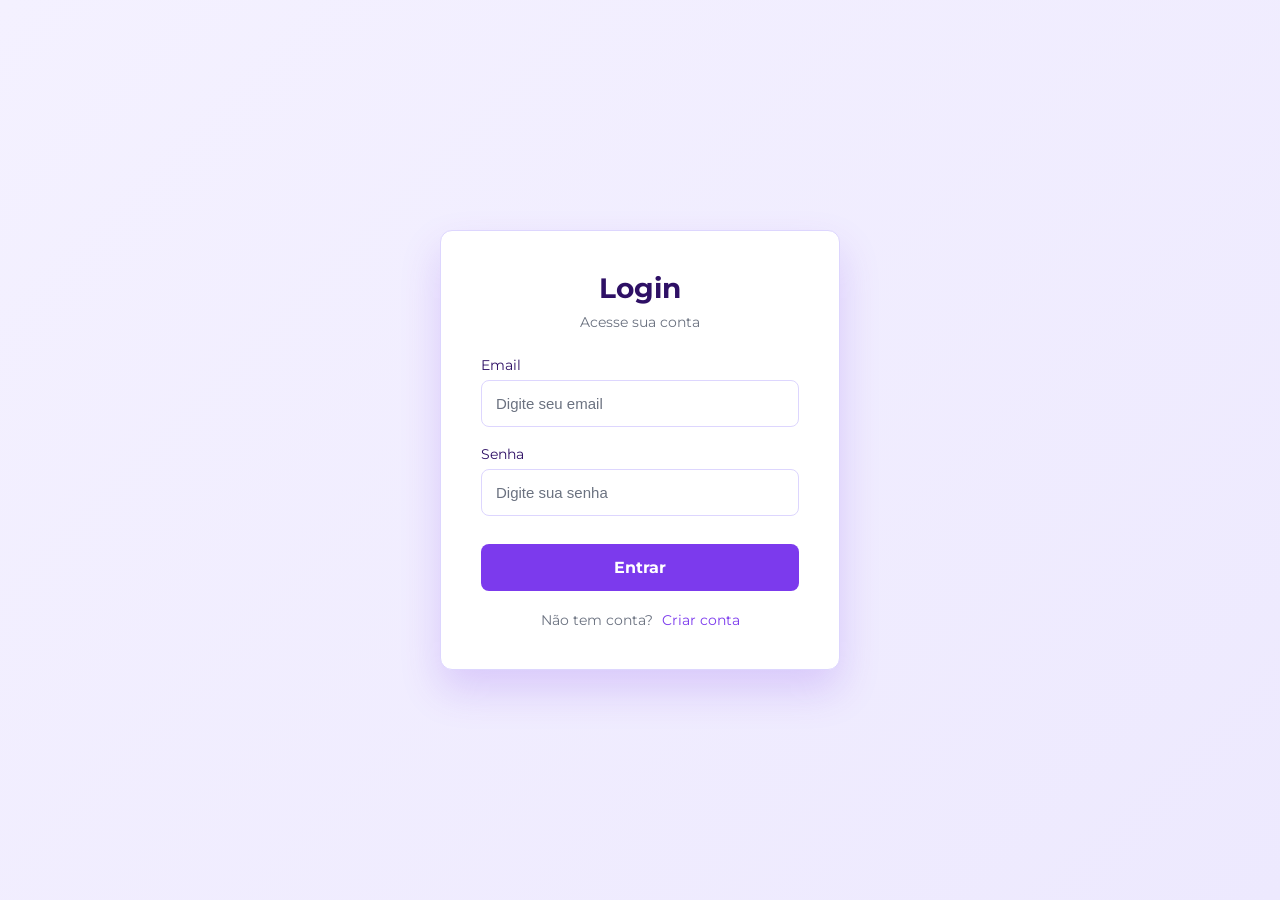
<file: index.html>
<!DOCTYPE html>
<html lang="pt-br">
<head>
    <meta charset="UTF-8">
    <meta name="viewport" content="width=device-width, initial-scale=1.0">
    <title>AccessFlow | Login</title>

    <link rel="preconnect" href="https://fonts.googleapis.com">
    <link rel="preconnect" href="https://fonts.gstatic.com" crossorigin>
    <link href="https://fonts.googleapis.com/css2?family=Montserrat:wght@400;500;600;700&display=swap" rel="stylesheet">

    <link rel="stylesheet" href="css/style.css">
</head>
<body>

    <div class="login-container">

        <h1>Login</h1>

        <p>Acesse sua conta</p>

        <form id="loginForm">

            <div class="input-group">
                <label for="email">Email</label>
                <input type="email" id="email" placeholder="Digite seu email">
            </div>

            <div class="input-group">
                <label for="senha">Senha</label>
                <input type="password" id="senha" placeholder="Digite sua senha">
            </div>

            <button type="submit">Entrar</button>

        </form>

        <div class="footer">
            <span>Não tem conta?</span>

            <a href="./register.html">Criar conta</a>

        </div>

    </div>

</body>
</html>
</file>
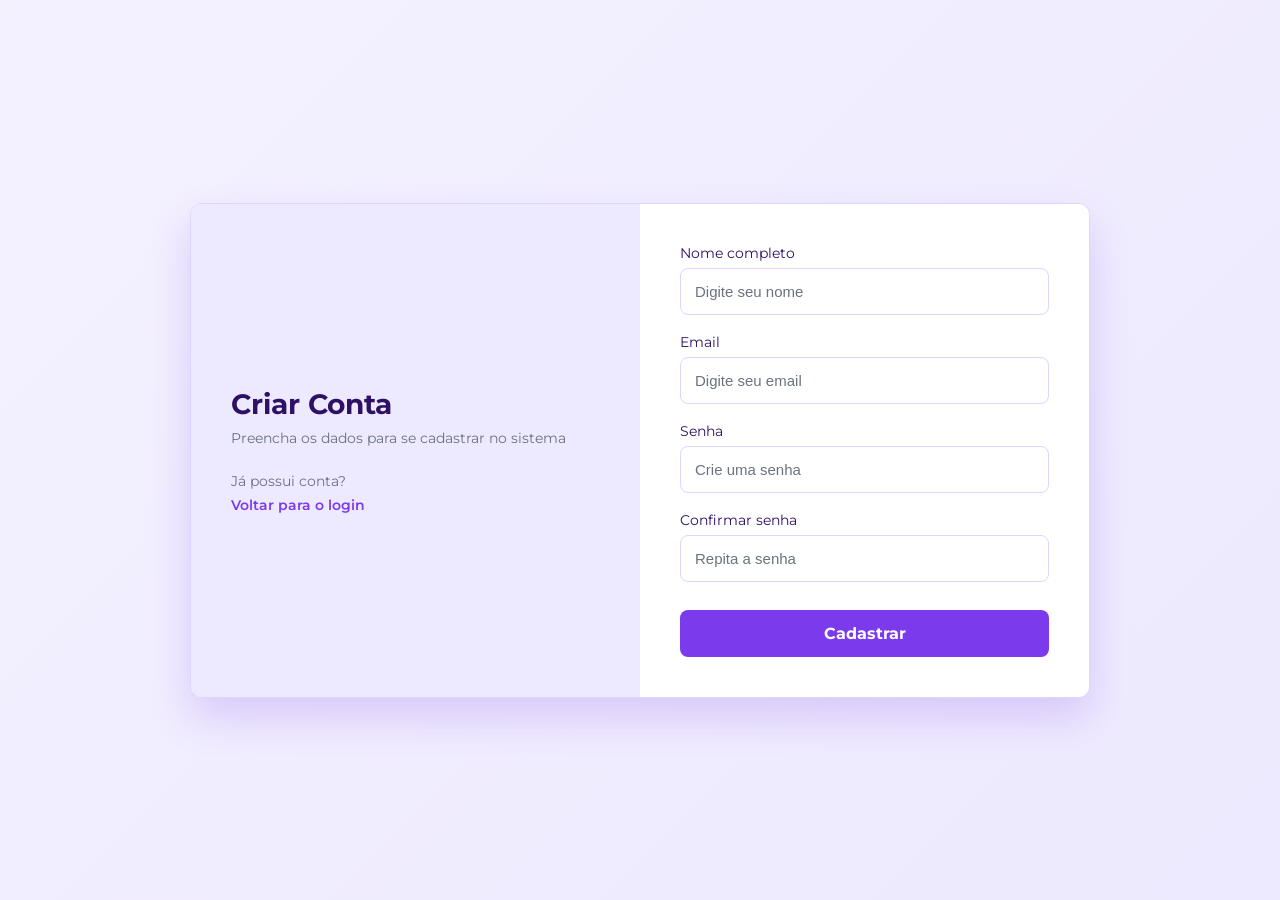
<file: register.html>
<!DOCTYPE html>
<html lang="pt-br">
<head>
    <meta charset="UTF-8">
    <meta name="viewport" content="width=device-width, initial-scale=1.0">
    <title>AccessFlow | Cadastro</title>

    <link rel="preconnect" href="https://fonts.googleapis.com">
    <link rel="preconnect" href="https://fonts.gstatic.com" crossorigin>
    <link href="https://fonts.googleapis.com/css2?family=Montserrat:wght@400;500;600;700&display=swap" rel="stylesheet">

    <link rel="stylesheet" href="css/style.css">
    <link rel="stylesheet" href="css/register.css">
</head>
<body>

<main class="register-wrapper">

  <header class="register-info">
    <h1>Criar Conta</h1>
    <p>Preencha os dados para se cadastrar no sistema</p>

    <span>Já possui conta?</span>
    <a href="index.html">Voltar para o login</a>
  </header>

  <section class="register-card">
    <form id="registerForm">

      <div class="input-group">
        <label>Nome completo</label>
        <input type="text" id="nome" placeholder="Digite seu nome">
      </div>

      <div class="input-group">
        <label>Email</label>
        <input type="email" id="email" placeholder="Digite seu email">
      </div>

      <div class="input-group">
        <label>Senha</label>
        <input type="password" id="senha" placeholder="Crie uma senha">
      </div>

      <div class="input-group">
        <label>Confirmar senha</label>
        <input type="password" id="confirmar" placeholder="Repita a senha">
      </div>

      <button type="submit">Cadastrar</button>

    </form>
  </section>

</main>

</body>
</html>
</file>
<file: css/style.css>
/* ==========================
   RESET BÁSICO
========================== */
* {
  margin: 0;
  padding: 0;
  box-sizing: border-box;
}

/* ==========================
   FUNDO DA PÁGINA
========================== */
body {
  min-height: 100vh;
  background: linear-gradient(135deg, #F4F1FF, #EDE9FE);
  display: flex;
  justify-content: center;
  align-items: center;
  flex-direction: column;
  font-family: "Montserrat", sans-serif;
}

/* ==========================
   CONTAINER PRINCIPAL
========================== */
.login-container {
  background: #FFFFFF;
  width: 100%;
  max-width: 400px;
  padding: 40px;
  border-radius: 12px;
  border: 1px solid #DDD6FE;
  box-shadow: 0 20px 40px rgba(124, 58, 237, 0.2);
  text-align: center;
}

/* ==========================
   TÍTULO E TEXTO
========================== */
.login-container h1 {
  font-size: 28px;
  margin-bottom: 8px;
  color: #2E1065;
}

.login-container p {
  font-size: 14px;
  margin-bottom: 25px;
  color: #6B7280;
}

/* ==========================
   GRUPO DE INPUT
========================== */
.input-group {
  text-align: left;
  margin-bottom: 18px;
}

.input-group label {
  display: block;
  font-size: 14px;
  margin-bottom: 6px;
  color: #2E1065;
}

.input-group input {
  width: 100%;
  padding: 14px;
  border-radius: 8px;
  border: 1px solid #DDD6FE;
  background: #FFFFFF;
  color: #2E1065;
  font-size: 15px;
  outline: none;
  transition: box-shadow 0.3s, border 0.3s;
}

.input-group input::placeholder {
  color: #6B7280;
}

.input-group input:focus {
  border-color: #7C3AED;
  box-shadow: 0 0 0 3px rgba(167, 139, 250, 0.4);
}

/* ==========================
   BOTÃO
========================== */
button {
  width: 100%;
  padding: 14px;
  margin-top: 10px;
  border: none;
  border-radius: 8px;
  background: #7C3AED;
  color: #FFFFFF;
  font-family: "Montserrat", sans-serif;
  font-size: 16px;
  font-weight: bold;
  cursor: pointer;
  transition: transform 0.2s, box-shadow 0.2s, background 0.2s;
}

button:hover {
  background: #A78BFA;
  transform: translateY(-2px);
  box-shadow: 0 10px 25px rgba(124, 58, 237, 0.4);
}

/* ==========================
   RODAPÉ
========================== */
.footer {
  margin-top: 20px;
  font-size: 14px;
  color: #6B7280;
}

.footer a {
  margin-left: 5px;
  color: #7C3AED;
  text-decoration: none;
  transition: color 0.3s;
}

.footer a:hover {
  color: #E11D48;
}

/* ==========================
   RESPONSIVIDADE
========================== */
@media (max-width: 480px) {
  .login-container {
    width: 90%;
    padding: 25px 20px;
  }
}
</file>
<file: css/register.css>
/* ==========================
   FUNDO DA PÁGINA
========================== */
body {
  min-height: 100vh;
  background: linear-gradient(135deg, #F4F1FF, #EDE9FE);
  display: flex;
  justify-content: center;
  align-items: center;
  font-family: "Montserrat", sans-serif;
  padding: 20px;
}

/* ==========================
   CONTAINER DO CADASTRO
========================== */
.register-wrapper {
  display: flex;
  width: 100%;
  max-width: 900px;
  background: #FFFFFF;
  border: 1px solid #DDD6FE;
  border-radius: 12px;
  box-shadow: 0 20px 40px rgba(124, 58, 237, 0.2);
  overflow: hidden;
}

/* ==========================
   LADO ESQUERDO
========================== */
.register-info {
  flex: 1;
  padding: 40px;
  background: #EDE9FE;
  display: flex;
  flex-direction: column;
  justify-content: center;
}

.register-info h1 {
  font-size: 28px;
  margin-bottom: 8px;
  color: #2E1065;
}

.register-info p {
  font-size: 14px;
  margin-bottom: 25px;
  color: #6B7280;
}

.register-info span {
  font-size: 14px;
  color: #6B7280;
}

.register-info a {
  margin-top: 6px;
  color: #7C3AED;
  font-size: 14px;
  font-weight: 600;
  text-decoration: none;
  transition: color 0.3s;
}

.register-info a:hover {
  color: #E11D48;
}

/* ==========================
   LADO DIREITO (FORMULÁRIO)
========================== */
.register-card {
  flex: 1;
  padding: 40px;
  background: #FFFFFF;
}

.register-card .input-group {
  text-align: left;
  margin-bottom: 18px;
}

.register-card .input-group label {
  display: block;
  font-size: 14px;
  margin-bottom: 6px;
  color: #2E1065;
}

.register-card .input-group input {
  width: 100%;
  padding: 14px;
  border-radius: 8px;
  border: 1px solid #DDD6FE;
  background: #FFFFFF;
  color: #2E1065;
  font-size: 15px;
  outline: none;
  transition: box-shadow 0.3s, border 0.3s;
}

.register-card .input-group input::placeholder {
  color: #6B7280;
}

.register-card .input-group input:focus {
  border-color: #7C3AED;
  box-shadow: 0 0 0 3px rgba(167, 139, 250, 0.4);
}

.register-card button {
  width: 100%;
  padding: 14px;
  margin-top: 10px;
  border: none;
  border-radius: 8px;
  background: #7C3AED;
  color: #FFFFFF;
  font-family: "Montserrat", sans-serif;
  font-size: 16px;
  font-weight: bold;
  cursor: pointer;
  transition: transform 0.2s, box-shadow 0.2s, background 0.2s;
}

.register-card button:hover {
  background: #A78BFA;
  transform: translateY(-2px);
  box-shadow: 0 10px 25px rgba(124, 58, 237, 0.4);
}

/* ==========================
   RESPONSIVIDADE
========================== */
@media (max-width: 720px) {
  .register-wrapper {
    flex-direction: column;
    width: 92%;
  }

  .register-info,
  .register-card {
    padding: 25px 20px;
  }
}
</file>
